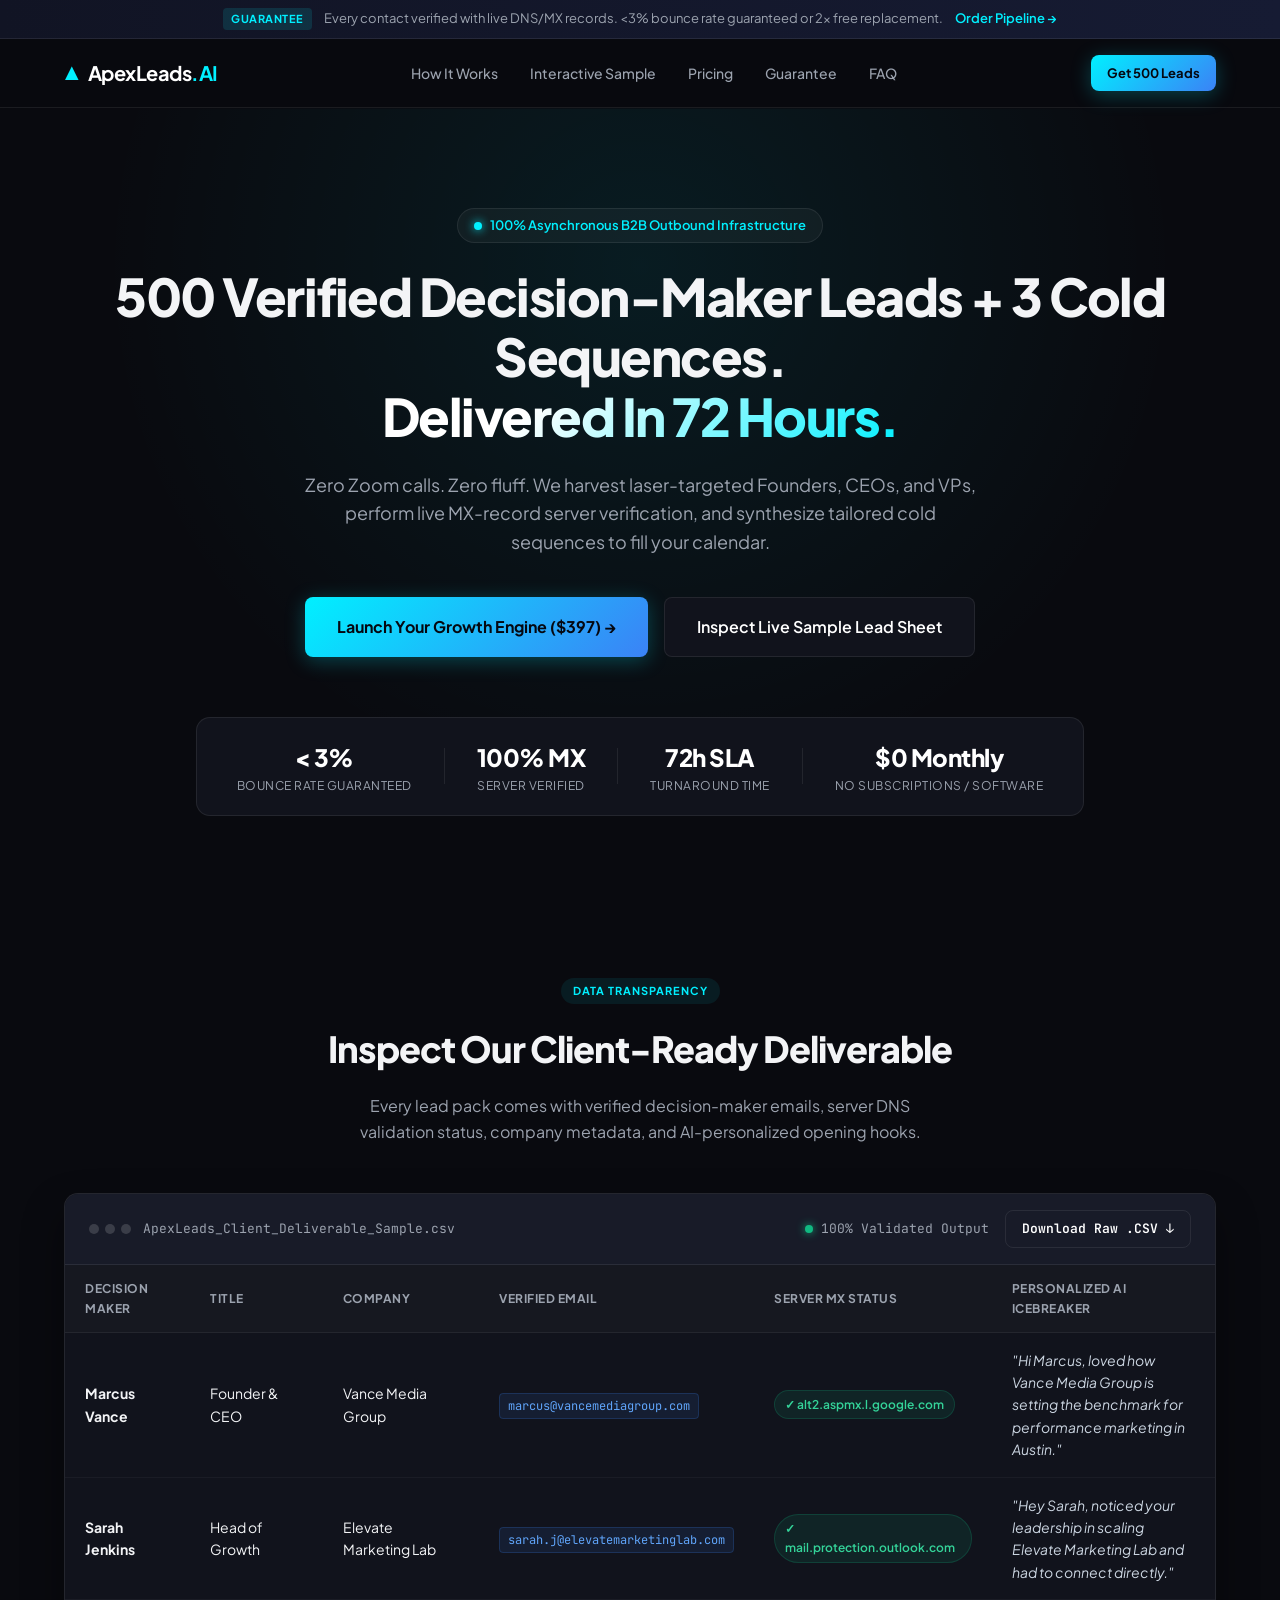
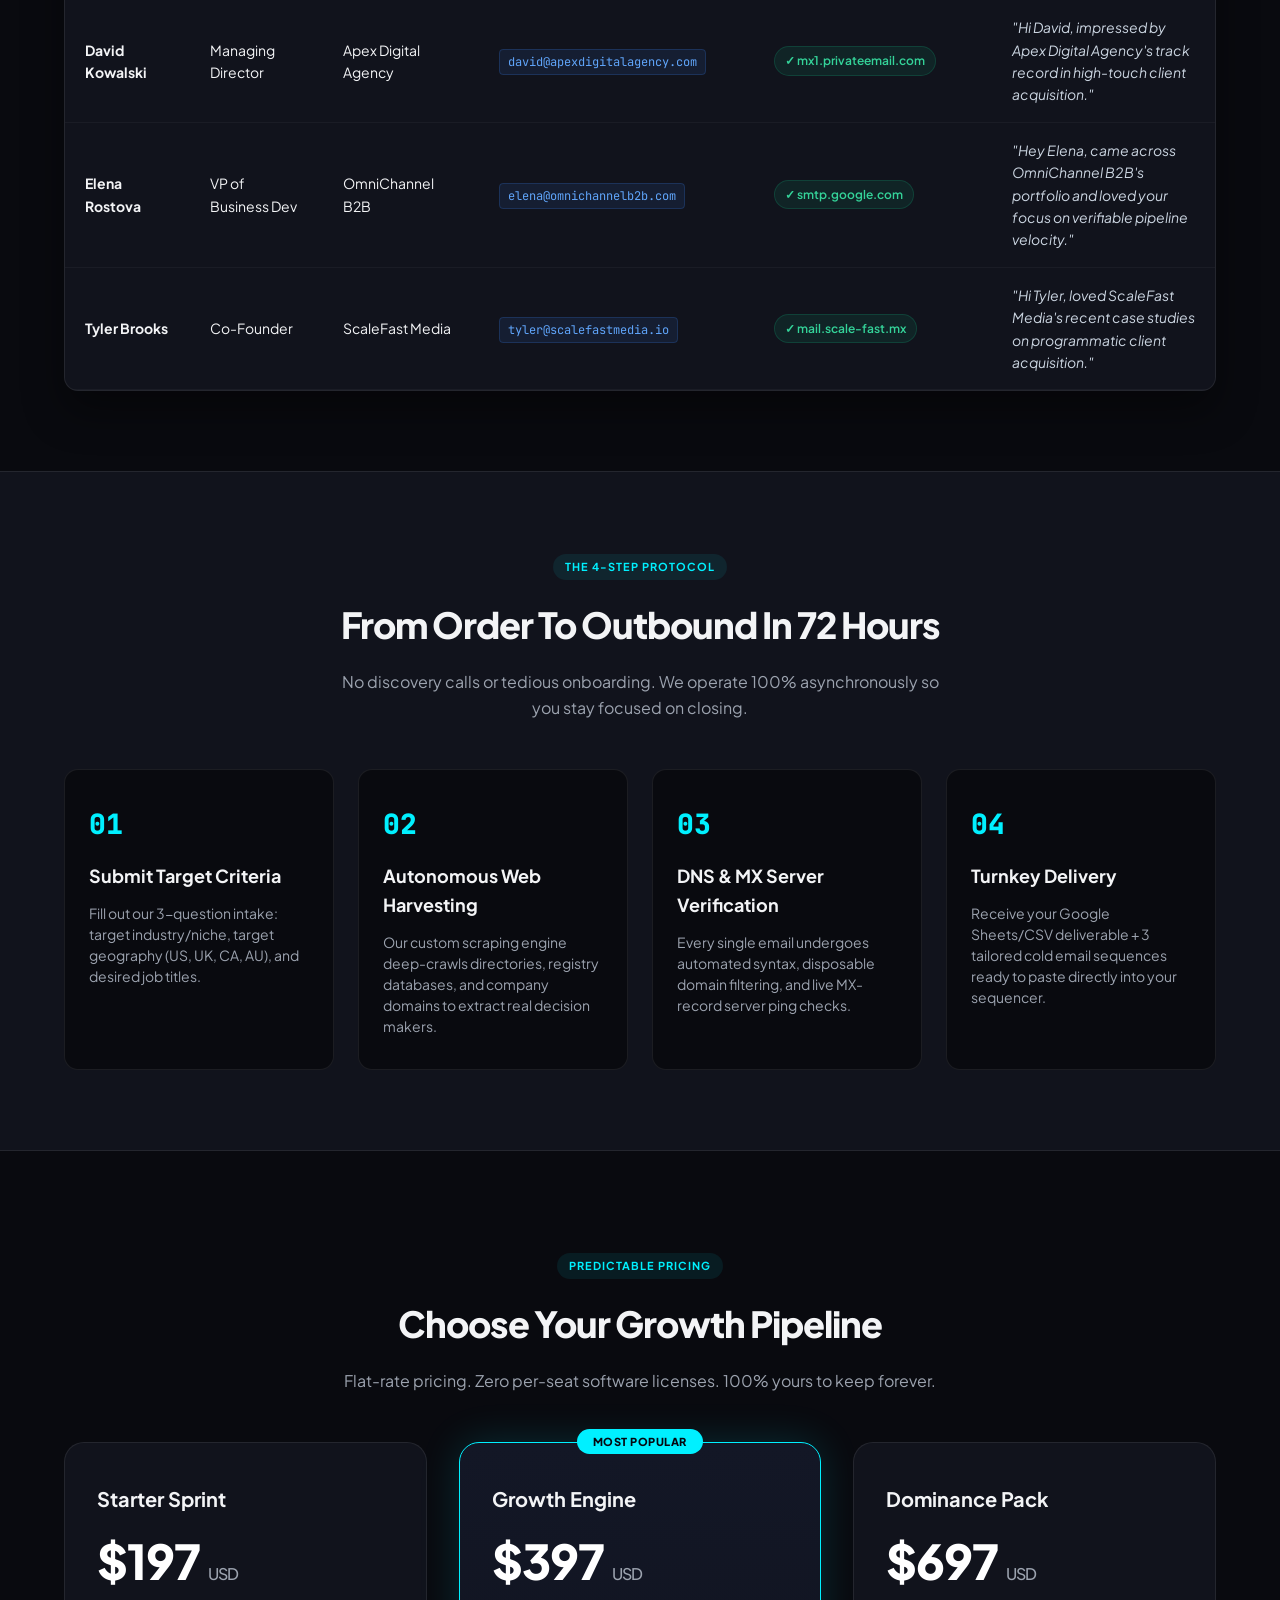
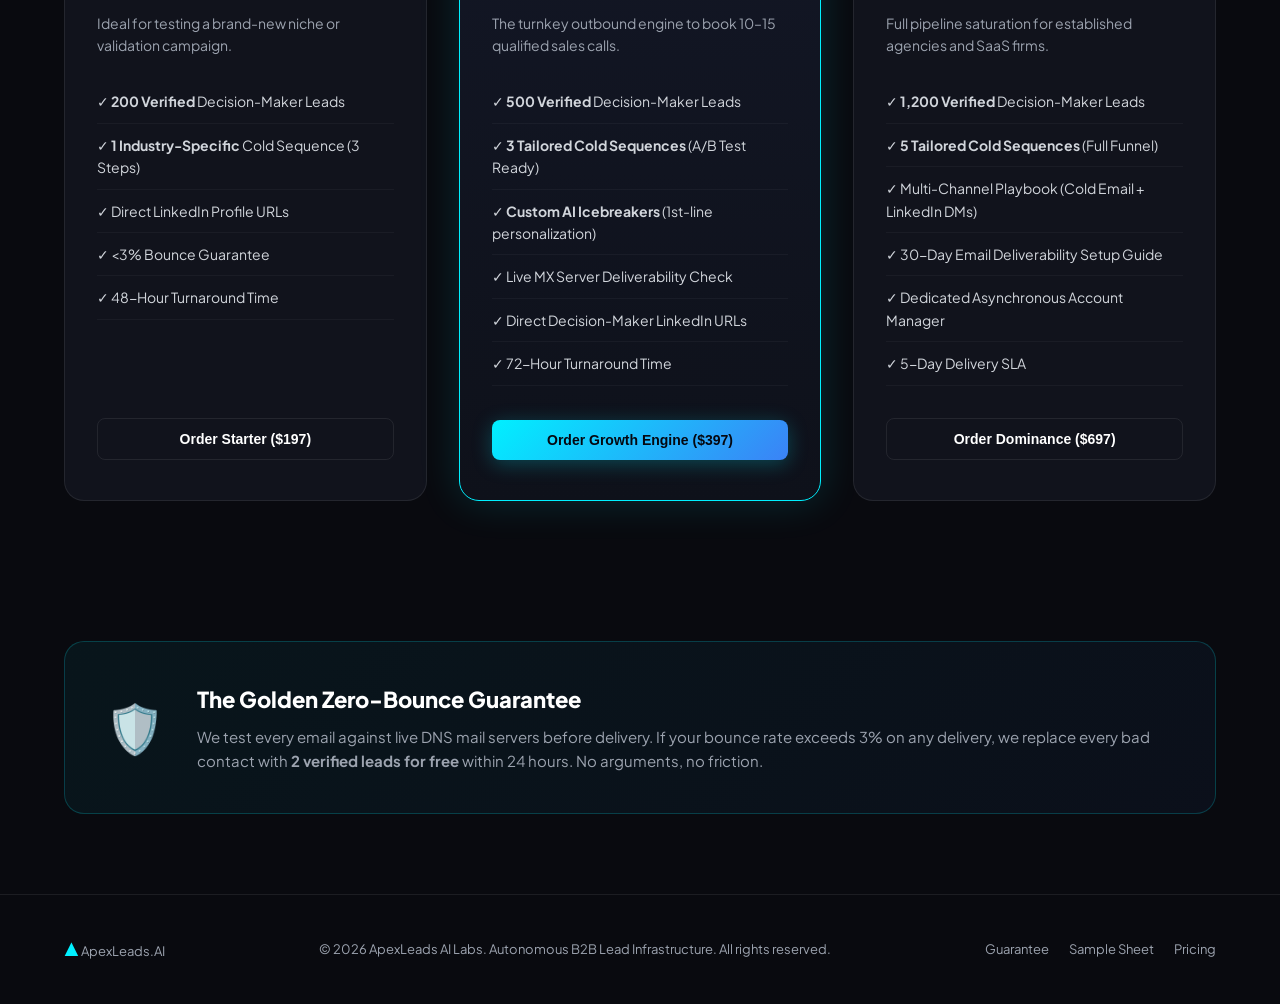
<file: index.html>
<!DOCTYPE html>
<html lang="en">
<head>
  <meta charset="UTF-8">
  <meta http-equiv="refresh" content="0; url=./storefront/">
  <title>ApexLeads AI — B2B Lead Infrastructure</title>
  <script>
    window.location.replace("./storefront/");
  </script>
</head>
<body style="background:#090a0f; color:#f3f4f6; font-family:sans-serif; text-align:center; padding:100px 20px;">
  <h2>▲ ApexLeads.AI</h2>
  <p>Redirecting to high-ticket B2B pipeline infrastructure...</p>
  <p><a href="./storefront/" style="color:#00f0ff;">Click here if not redirected automatically &rarr;</a></p>
</body>
</html>
</file>
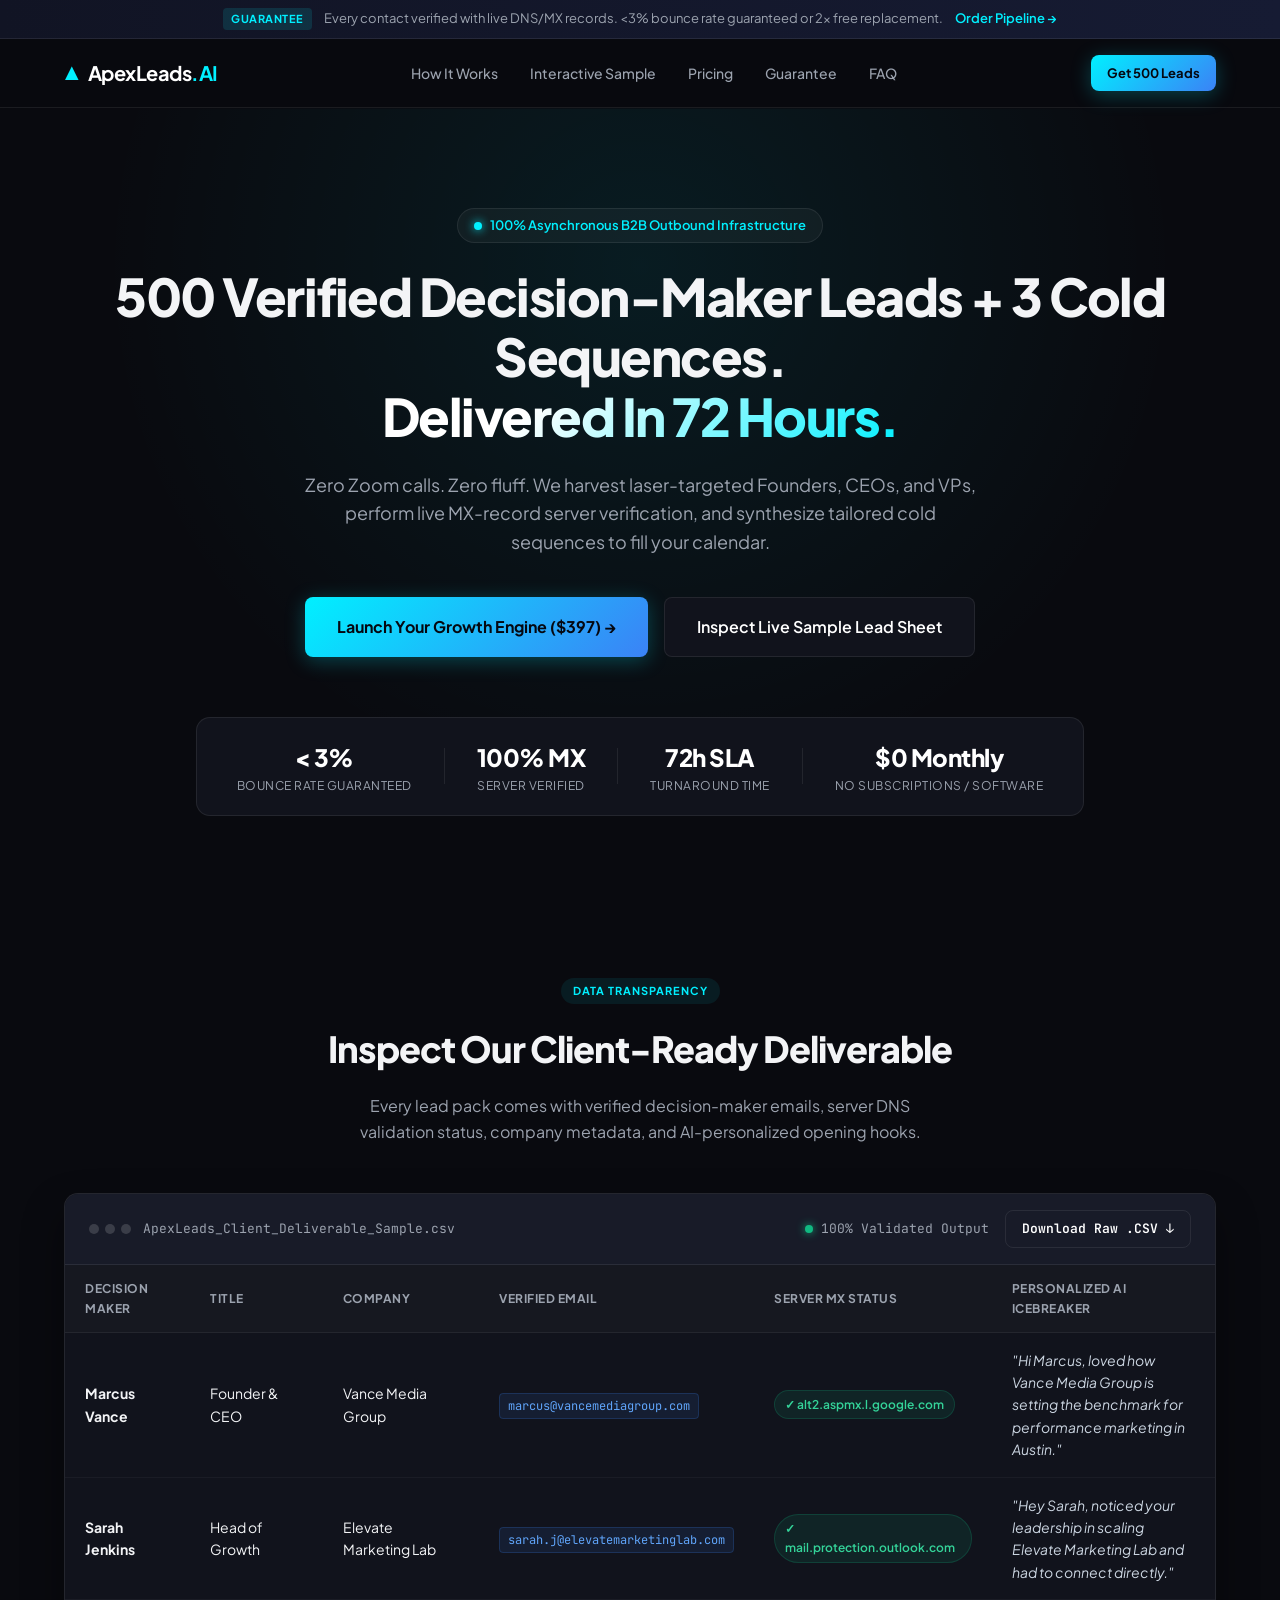
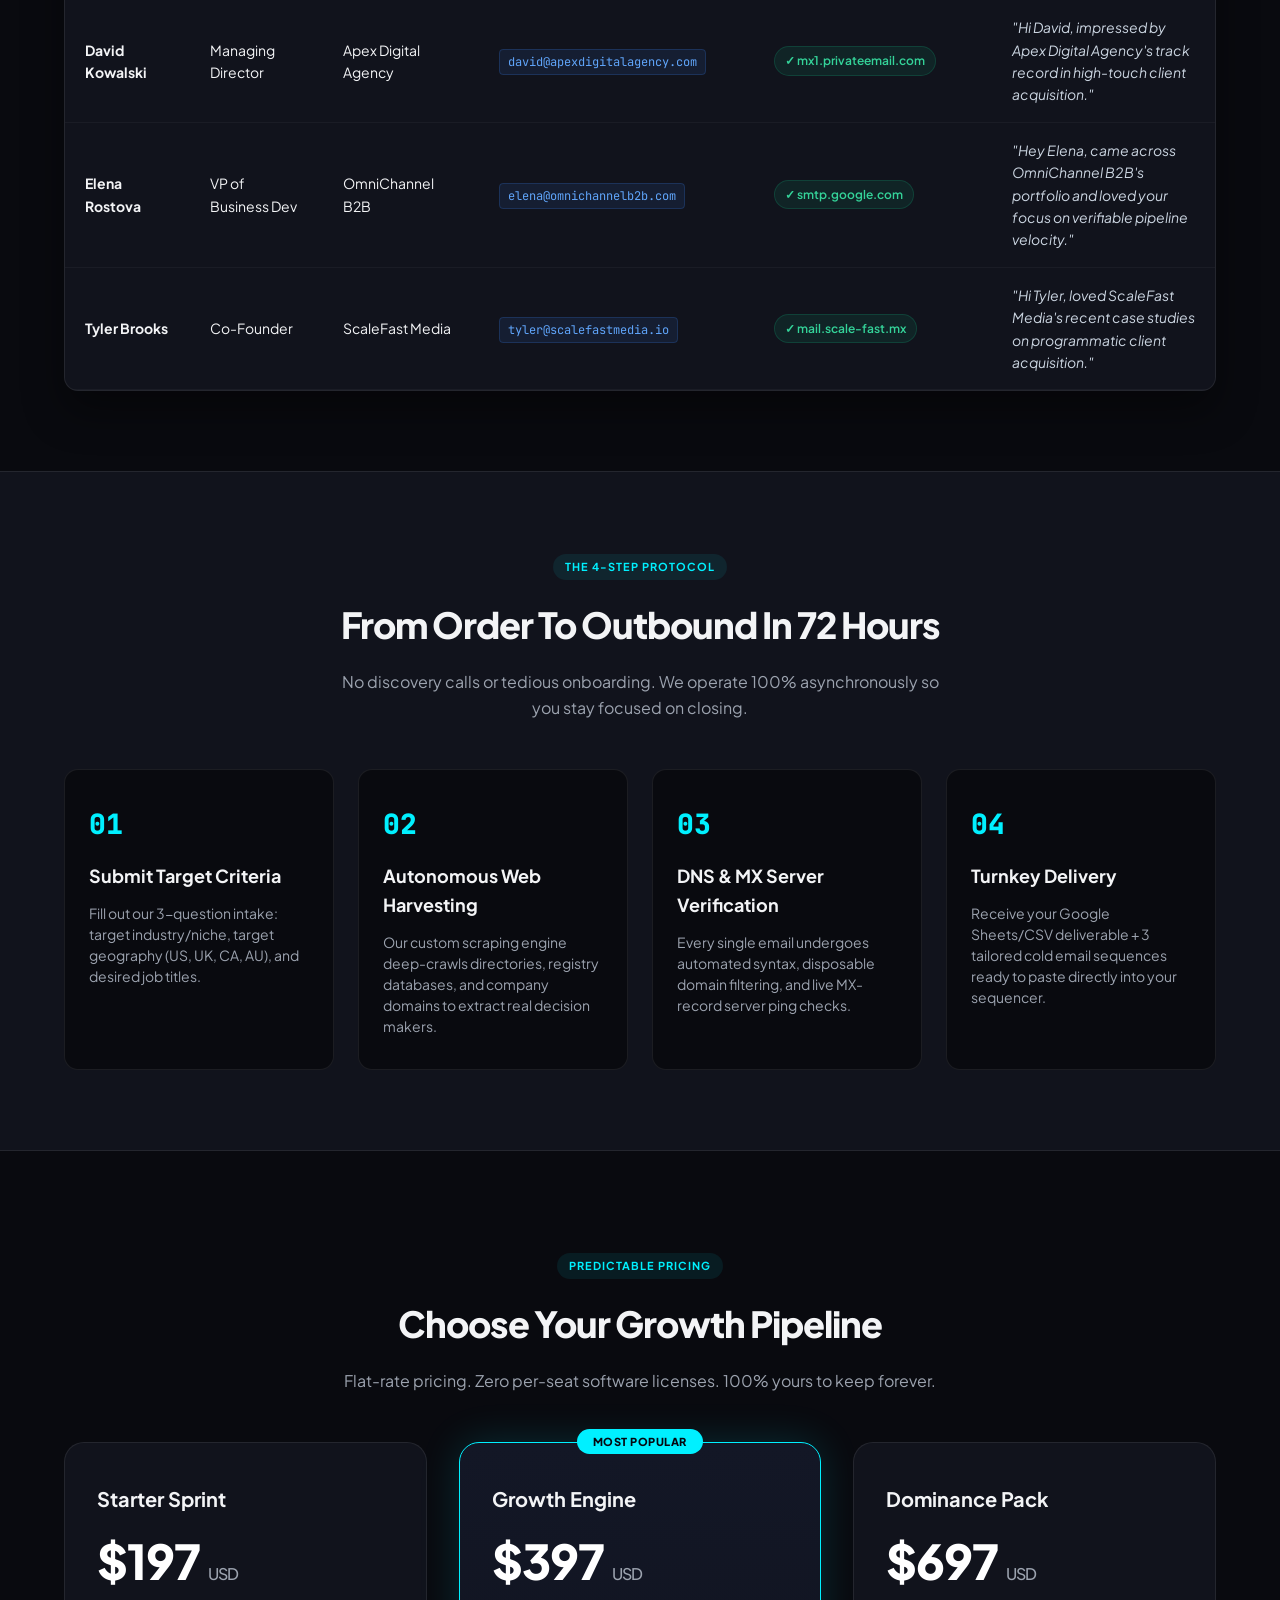
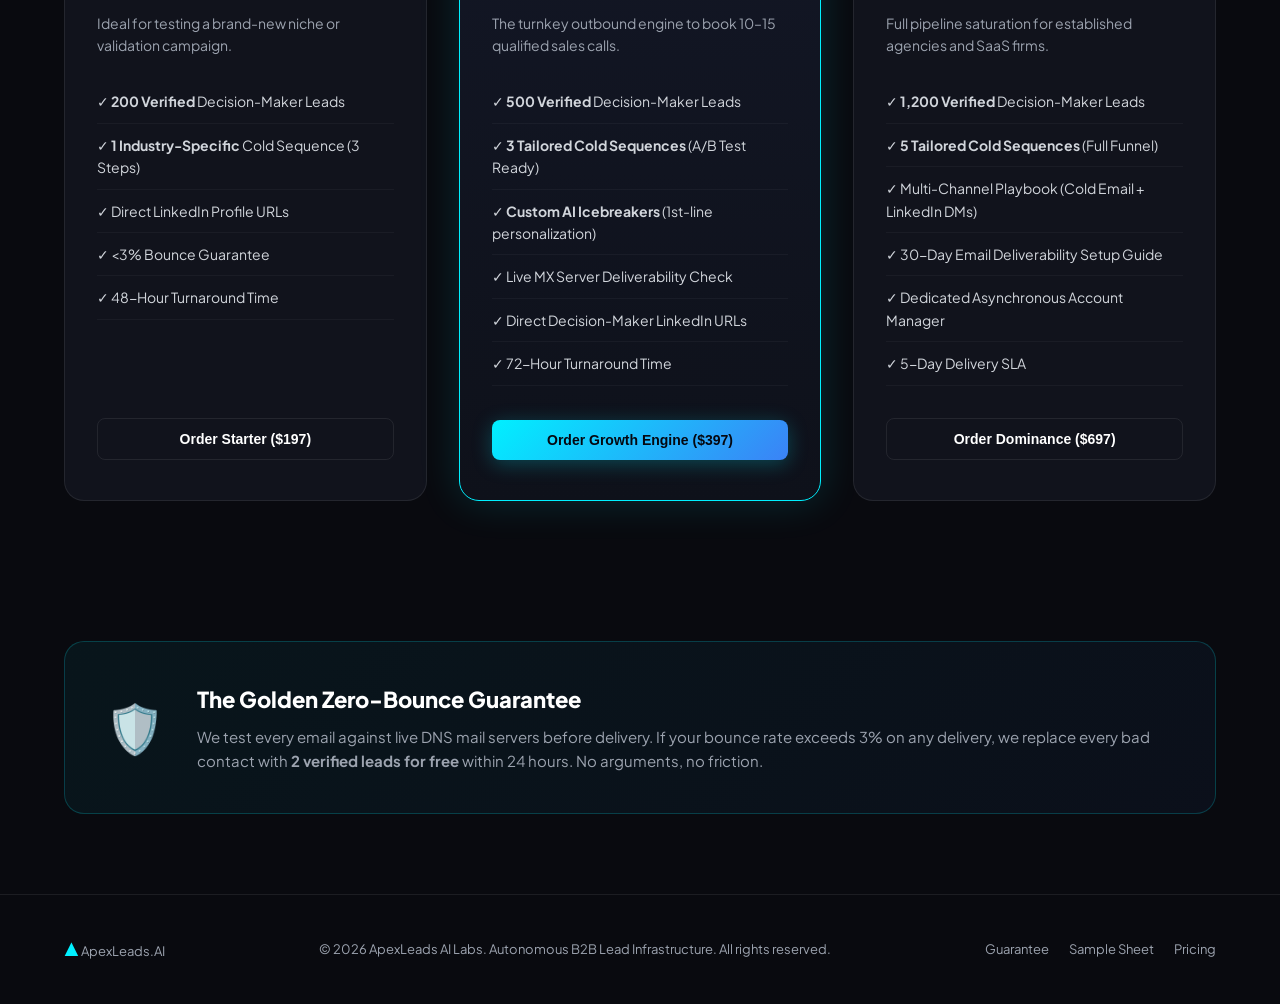
<file: storefront/index.html>
<!DOCTYPE html>
<html lang="en">
<head>
  <meta charset="UTF-8">
  <meta name="viewport" content="width=device-width, initial-scale=1.0">
  <title>ApexLeads AI — Autonomous B2B Lead Infrastructure & Pipeline Delivery</title>
  <link rel="preconnect" href="https://fonts.googleapis.com">
  <link rel="preconnect" href="https://fonts.gstatic.com" crossorigin>
  <link href="https://fonts.googleapis.com/css2?family=Plus+Jakarta+Sans:wght@400;500;600;700;800&family=JetBrains+Mono:wght@400;500;600&display=swap" rel="stylesheet">
  <link rel="stylesheet" href="styles.css">
</head>
<body>
  <!-- Top Global Announcement -->
  <div class="top-bar">
    <div class="container top-bar-content">
      <span class="badge">GUARANTEE</span>
      <span>Every contact verified with live DNS/MX records. &lt;3% bounce rate guaranteed or 2x free replacement.</span>
      <a href="#pricing" class="top-link">Order Pipeline &rarr;</a>
    </div>
  </div>

  <!-- Header Navigation -->
  <header class="site-header">
    <div class="container header-container">
      <div class="logo">
        <span class="logo-mark">▲</span>
        <span class="logo-text">ApexLeads<strong>.AI</strong></span>
      </div>
      <nav class="nav-links">
        <a href="#features">How It Works</a>
        <a href="#sample">Interactive Sample</a>
        <a href="#pricing">Pricing</a>
        <a href="#guarantee">Guarantee</a>
        <a href="#faq">FAQ</a>
      </nav>
      <div class="header-cta">
        <a href="#pricing" class="btn btn-sm btn-primary">Get 500 Leads</a>
      </div>
    </div>
  </header>

  <!-- Hero Section -->
  <section class="hero-section">
    <div class="container hero-container">
      <div class="hero-pill">
        <span class="pulse-dot"></span> 100% Asynchronous B2B Outbound Infrastructure
      </div>
      <h1 class="hero-title">
        500 Verified Decision-Maker Leads + 3 Cold Sequences.<br>
        <span class="gradient-text">Delivered In 72 Hours.</span>
      </h1>
      <p class="hero-subtitle">
        Zero Zoom calls. Zero fluff. We harvest laser-targeted Founders, CEOs, and VPs, perform live MX-record server verification, and synthesize tailored cold sequences to fill your calendar.
      </p>
      <div class="hero-actions">
        <a href="#pricing" class="btn btn-lg btn-primary pulse-btn">Launch Your Growth Engine ($397) &rarr;</a>
        <a href="#sample" class="btn btn-lg btn-secondary">Inspect Live Sample Lead Sheet</a>
      </div>

      <!-- Trust Badges Bar -->
      <div class="trust-metrics">
        <div class="metric-item">
          <span class="metric-val">&lt; 3%</span>
          <span class="metric-label">Bounce Rate Guaranteed</span>
        </div>
        <div class="metric-divider"></div>
        <div class="metric-item">
          <span class="metric-val">100% MX</span>
          <span class="metric-label">Server Verified</span>
        </div>
        <div class="metric-divider"></div>
        <div class="metric-item">
          <span class="metric-val">72h SLA</span>
          <span class="metric-label">Turnaround Time</span>
        </div>
        <div class="metric-divider"></div>
        <div class="metric-item">
          <span class="metric-val">$0 Monthly</span>
          <span class="metric-label">No Subscriptions / Software</span>
        </div>
      </div>
    </div>
  </section>

  <!-- Live Sample Lead Sheet Explorer -->
  <section id="sample" class="sample-section">
    <div class="container">
      <div class="section-head text-center">
        <div class="pill-tag">DATA TRANSPARENCY</div>
        <h2>Inspect Our Client-Ready Deliverable</h2>
        <p>Every lead pack comes with verified decision-maker emails, server DNS validation status, company metadata, and AI-personalized opening hooks.</p>
      </div>

      <div class="sample-table-card">
        <div class="table-card-header">
          <div class="table-title">
            <span class="terminal-dots"><span></span><span></span><span></span></span>
            <span>ApexLeads_Client_Deliverable_Sample.csv</span>
          </div>
          <div class="table-status" style="display:flex; align-items:center; gap:16px;">
            <span><span class="status-indicator"></span> 100% Validated Output</span>
            <a href="sample_client_deliverable.csv" download class="btn btn-sm btn-outline">Download Raw .CSV &darr;</a>
          </div>
        </div>

        <div class="table-responsive">
          <table class="sample-table">
            <thead>
              <tr>
                <th>Decision Maker</th>
                <th>Title</th>
                <th>Company</th>
                <th>Verified Email</th>
                <th>Server MX Status</th>
                <th>Personalized AI Icebreaker</th>
              </tr>
            </thead>
            <tbody>
              <tr>
                <td><strong>Marcus Vance</strong></td>
                <td>Founder & CEO</td>
                <td>Vance Media Group</td>
                <td><span class="mono-badge email-badge">marcus@vancemediagroup.com</span></td>
                <td><span class="status-tag status-success">✓ alt2.aspmx.l.google.com</span></td>
                <td class="hook-cell">"Hi Marcus, loved how Vance Media Group is setting the benchmark for performance marketing in Austin."</td>
              </tr>
              <tr>
                <td><strong>Sarah Jenkins</strong></td>
                <td>Head of Growth</td>
                <td>Elevate Marketing Lab</td>
                <td><span class="mono-badge email-badge">sarah.j@elevatemarketinglab.com</span></td>
                <td><span class="status-tag status-success">✓ mail.protection.outlook.com</span></td>
                <td class="hook-cell">"Hey Sarah, noticed your leadership in scaling Elevate Marketing Lab and had to connect directly."</td>
              </tr>
              <tr>
                <td><strong>David Kowalski</strong></td>
                <td>Managing Director</td>
                <td>Apex Digital Agency</td>
                <td><span class="mono-badge email-badge">david@apexdigitalagency.com</span></td>
                <td><span class="status-tag status-success">✓ mx1.privateemail.com</span></td>
                <td class="hook-cell">"Hi David, impressed by Apex Digital Agency's track record in high-touch client acquisition."</td>
              </tr>
              <tr>
                <td><strong>Elena Rostova</strong></td>
                <td>VP of Business Dev</td>
                <td>OmniChannel B2B</td>
                <td><span class="mono-badge email-badge">elena@omnichannelb2b.com</span></td>
                <td><span class="status-tag status-success">✓ smtp.google.com</span></td>
                <td class="hook-cell">"Hey Elena, came across OmniChannel B2B's portfolio and loved your focus on verifiable pipeline velocity."</td>
              </tr>
              <tr>
                <td><strong>Tyler Brooks</strong></td>
                <td>Co-Founder</td>
                <td>ScaleFast Media</td>
                <td><span class="mono-badge email-badge">tyler@scalefastmedia.io</span></td>
                <td><span class="status-tag status-success">✓ mail.scale-fast.mx</span></td>
                <td class="hook-cell">"Hi Tyler, loved ScaleFast Media's recent case studies on programmatic client acquisition."</td>
              </tr>
            </tbody>
          </table>
        </div>
      </div>
    </div>
  </section>

  <!-- How It Works Section -->
  <section id="features" class="how-it-works-section">
    <div class="container">
      <div class="section-head text-center">
        <div class="pill-tag">THE 4-STEP PROTOCOL</div>
        <h2>From Order To Outbound In 72 Hours</h2>
        <p>No discovery calls or tedious onboarding. We operate 100% asynchronously so you stay focused on closing.</p>
      </div>

      <div class="steps-grid">
        <div class="step-card">
          <div class="step-num">01</div>
          <h3>Submit Target Criteria</h3>
          <p>Fill out our 3-question intake: target industry/niche, target geography (US, UK, CA, AU), and desired job titles.</p>
        </div>
        <div class="step-card">
          <div class="step-num">02</div>
          <h3>Autonomous Web Harvesting</h3>
          <p>Our custom scraping engine deep-crawls directories, registry databases, and company domains to extract real decision makers.</p>
        </div>
        <div class="step-card">
          <div class="step-num">03</div>
          <h3>DNS & MX Server Verification</h3>
          <p>Every single email undergoes automated syntax, disposable domain filtering, and live MX-record server ping checks.</p>
        </div>
        <div class="step-card">
          <div class="step-num">04</div>
          <h3>Turnkey Delivery</h3>
          <p>Receive your Google Sheets/CSV deliverable + 3 tailored cold email sequences ready to paste directly into your sequencer.</p>
        </div>
      </div>
    </div>
  </section>

  <!-- Pricing Packages Section -->
  <section id="pricing" class="pricing-section">
    <div class="container">
      <div class="section-head text-center">
        <div class="pill-tag">PREDICTABLE PRICING</div>
        <h2>Choose Your Growth Pipeline</h2>
        <p>Flat-rate pricing. Zero per-seat software licenses. 100% yours to keep forever.</p>
      </div>

      <div class="pricing-grid">
        <!-- Starter Sprint -->
        <div class="pricing-card">
          <div class="card-tier">Starter Sprint</div>
          <div class="card-price">$197 <span>USD</span></div>
          <p class="card-desc">Ideal for testing a brand-new niche or validation campaign.</p>
          <ul class="card-features">
            <li>✓ <strong>200 Verified</strong> Decision-Maker Leads</li>
            <li>✓ <strong>1 Industry-Specific</strong> Cold Sequence (3 Steps)</li>
            <li>✓ Direct LinkedIn Profile URLs</li>
            <li>✓ &lt;3% Bounce Guarantee</li>
            <li>✓ 48-Hour Turnaround Time</li>
          </ul>
          <button class="btn btn-outline btn-block" onclick="openOrderModal('Starter Sprint', 197)">Order Starter ($197)</button>
        </div>

        <!-- Growth Engine (Featured) -->
        <div class="pricing-card featured-card">
          <div class="popular-ribbon">MOST POPULAR</div>
          <div class="card-tier">Growth Engine</div>
          <div class="card-price">$397 <span>USD</span></div>
          <p class="card-desc">The turnkey outbound engine to book 10–15 qualified sales calls.</p>
          <ul class="card-features">
            <li>✓ <strong>500 Verified</strong> Decision-Maker Leads</li>
            <li>✓ <strong>3 Tailored Cold Sequences</strong> (A/B Test Ready)</li>
            <li>✓ <strong>Custom AI Icebreakers</strong> (1st-line personalization)</li>
            <li>✓ Live MX Server Deliverability Check</li>
            <li>✓ Direct Decision-Maker LinkedIn URLs</li>
            <li>✓ 72-Hour Turnaround Time</li>
          </ul>
          <button class="btn btn-primary btn-block pulse-btn" onclick="openOrderModal('Growth Engine', 397)">Order Growth Engine ($397)</button>
        </div>

        <!-- Dominance Pack -->
        <div class="pricing-card">
          <div class="card-tier">Dominance Pack</div>
          <div class="card-price">$697 <span>USD</span></div>
          <p class="card-desc">Full pipeline saturation for established agencies and SaaS firms.</p>
          <ul class="card-features">
            <li>✓ <strong>1,200 Verified</strong> Decision-Maker Leads</li>
            <li>✓ <strong>5 Tailored Cold Sequences</strong> (Full Funnel)</li>
            <li>✓ Multi-Channel Playbook (Cold Email + LinkedIn DMs)</li>
            <li>✓ 30-Day Email Deliverability Setup Guide</li>
            <li>✓ Dedicated Asynchronous Account Manager</li>
            <li>✓ 5-Day Delivery SLA</li>
          </ul>
          <button class="btn btn-outline btn-block" onclick="openOrderModal('Dominance Pack', 697)">Order Dominance ($697)</button>
        </div>
      </div>
    </div>
  </section>

  <!-- Risk Reversal Guarantee Section -->
  <section id="guarantee" class="guarantee-section">
    <div class="container">
      <div class="guarantee-box">
        <div class="shield-icon">🛡️</div>
        <div class="guarantee-content">
          <h3>The Golden Zero-Bounce Guarantee</h3>
          <p>We test every email against live DNS mail servers before delivery. If your bounce rate exceeds 3% on any delivery, we replace every bad contact with <strong>2 verified leads for free</strong> within 24 hours. No arguments, no friction.</p>
        </div>
      </div>
    </div>
  </section>

  <!-- Order Intake Modal -->
  <div id="orderModal" class="modal-overlay">
    <div class="modal-card">
      <button class="modal-close" onclick="closeOrderModal()">&times;</button>
      <div class="modal-head">
        <span class="pill-tag">ORDER INTAKE</span>
        <h3 id="modalPlanTitle">Configure Growth Engine ($397)</h3>
        <p>Complete this quick 60-second intake so our autonomous pipeline can begin harvesting immediately.</p>
      </div>

      <form id="orderForm" onsubmit="handleOrderSubmit(event)">
        <div class="form-group">
          <label for="clientEmail">Your Delivery Email Address *</label>
          <input type="email" id="clientEmail" placeholder="you@company.com" required>
        </div>
        <div class="form-group">
          <label for="targetNiche">Target Industry / Niche *</label>
          <input type="text" id="targetNiche" placeholder="e.g. Digital Marketing Agencies, B2B SaaS, Roofers" required>
        </div>
        <div class="form-row">
          <div class="form-group col-half">
            <label for="targetLocation">Target Geography *</label>
            <input type="text" id="targetLocation" placeholder="e.g. United States, Austin TX, UK" required>
          </div>
          <div class="form-group col-half">
            <label for="targetTitles">Target Job Titles *</label>
            <input type="text" id="targetTitles" placeholder="e.g. Founder, CEO, VP Sales" required>
          </div>
        </div>
        <div class="form-group">
          <label for="paymentMethod">Preferred Payment Method</label>
          <select id="paymentMethod">
            <option value="wise">Wise ACH / Wire Transfer (Instant US Routing & Account)</option>
            <option value="payoneer">Payoneer / Global Card Transfer</option>
            <option value="lemonsqueezy">Credit Card / Apple Pay (via Lemon Squeezy)</option>
          </select>
        </div>

        <button type="submit" class="btn btn-primary btn-block">Confirm Order &amp; Generate Invoice &rarr;</button>
      </form>
    </div>
  </div>

  <!-- Order Confirmation Success Toast -->
  <div id="successNotice" class="success-notice">
    <strong>Order Recorded!</strong> We have initialized your harvesting pipeline. Check your inbox for your intake confirmation and invoice.
  </div>

  <!-- Footer -->
  <footer class="site-footer">
    <div class="container footer-content">
      <div class="footer-logo">
        <span class="logo-mark">▲</span> ApexLeads.AI
      </div>
      <p class="footer-copy">&copy; 2026 ApexLeads AI Labs. Autonomous B2B Lead Infrastructure. All rights reserved.</p>
      <div class="footer-links">
        <a href="#guarantee">Guarantee</a>
        <a href="#sample">Sample Sheet</a>
        <a href="#pricing">Pricing</a>
      </div>
    </div>
  </footer>

  <script src="app.js"></script>
</body>
</html>
</file>
<file: storefront/styles.css>
:root {
  --bg-primary: #090a0f;
  --bg-secondary: #11131c;
  --bg-tertiary: #181b28;
  --accent-cyan: #00f0ff;
  --accent-blue: #3b82f6;
  --accent-purple: #8b5cf6;
  --text-main: #f3f4f6;
  --text-muted: #9ca3af;
  --border-color: rgba(255, 255, 255, 0.08);
  --border-glow: rgba(0, 240, 255, 0.25);
  --font-sans: 'Plus Jakarta Sans', -apple-system, sans-serif;
  --font-mono: 'JetBrains Mono', monospace;
  --radius-sm: 8px;
  --radius-md: 14px;
  --radius-lg: 20px;
}

* {
  box-sizing: border-box;
  margin: 0;
  padding: 0;
}

body {
  font-family: var(--font-sans);
  background-color: var(--bg-primary);
  color: var(--text-main);
  line-height: 1.6;
  overflow-x: hidden;
}

.container {
  width: 100%;
  max-width: 1200px;
  margin: 0 auto;
  padding: 0 24px;
}

/* Top Bar */
.top-bar {
  background: linear-gradient(90deg, #111424 0%, #161b33 100%);
  border-bottom: 1px solid var(--border-color);
  padding: 8px 0;
  font-size: 13px;
  color: var(--text-muted);
}
.top-bar-content {
  display: flex;
  align-items: center;
  justify-content: center;
  gap: 12px;
  flex-wrap: wrap;
  text-align: center;
}
.badge {
  background: rgba(0, 240, 255, 0.12);
  color: var(--accent-cyan);
  padding: 2px 8px;
  border-radius: 4px;
  font-size: 11px;
  font-weight: 700;
  letter-spacing: 0.5px;
}
.top-link {
  color: var(--accent-cyan);
  text-decoration: none;
  font-weight: 600;
}

/* Site Header */
.site-header {
  position: sticky;
  top: 0;
  z-index: 100;
  background: rgba(9, 10, 15, 0.85);
  backdrop-filter: blur(16px);
  border-bottom: 1px solid var(--border-color);
  padding: 16px 0;
}
.header-container {
  display: flex;
  align-items: center;
  justify-content: space-between;
}
.logo {
  display: flex;
  align-items: center;
  gap: 8px;
  font-size: 20px;
  font-weight: 700;
  color: #fff;
  letter-spacing: -0.5px;
}
.logo-mark {
  color: var(--accent-cyan);
  font-size: 18px;
}
.logo-text strong {
  color: var(--accent-cyan);
}
.nav-links {
  display: flex;
  gap: 32px;
}
.nav-links a {
  color: var(--text-muted);
  text-decoration: none;
  font-size: 14px;
  font-weight: 500;
  transition: color 0.2s;
}
.nav-links a:hover {
  color: #fff;
}

/* Buttons */
.btn {
  display: inline-flex;
  align-items: center;
  justify-content: center;
  padding: 12px 24px;
  border-radius: var(--radius-sm);
  font-weight: 600;
  font-size: 14px;
  cursor: pointer;
  text-decoration: none;
  transition: all 0.25s ease;
  border: none;
}
.btn-sm {
  padding: 8px 16px;
  font-size: 13px;
}
.btn-lg {
  padding: 16px 32px;
  font-size: 16px;
}
.btn-primary {
  background: linear-gradient(135deg, var(--accent-cyan) 0%, var(--accent-blue) 100%);
  color: #050811;
  font-weight: 700;
  box-shadow: 0 4px 20px rgba(0, 240, 255, 0.25);
}
.btn-primary:hover {
  transform: translateY(-2px);
  box-shadow: 0 8px 30px rgba(0, 240, 255, 0.4);
}
.btn-secondary {
  background: var(--bg-secondary);
  color: #fff;
  border: 1px solid var(--border-color);
}
.btn-secondary:hover {
  background: var(--bg-tertiary);
  border-color: rgba(255, 255, 255, 0.2);
}
.btn-outline {
  background: transparent;
  color: #fff;
  border: 1px solid var(--border-color);
}
.btn-outline:hover {
  border-color: var(--accent-cyan);
  color: var(--accent-cyan);
}
.btn-block {
  width: 100%;
}

/* Hero Section */
.hero-section {
  padding: 100px 0 80px;
  text-align: center;
  background: radial-gradient(circle at 50% 20%, rgba(0, 240, 255, 0.08) 0%, transparent 60%);
}
.hero-pill {
  display: inline-flex;
  align-items: center;
  gap: 8px;
  background: rgba(255, 255, 255, 0.04);
  border: 1px solid var(--border-color);
  padding: 6px 16px;
  border-radius: 999px;
  font-size: 13px;
  font-weight: 600;
  color: var(--accent-cyan);
  margin-bottom: 24px;
}
.pulse-dot {
  width: 8px;
  height: 8px;
  background-color: var(--accent-cyan);
  border-radius: 50%;
  box-shadow: 0 0 10px var(--accent-cyan);
}
.hero-title {
  font-size: 52px;
  font-weight: 800;
  line-height: 1.15;
  letter-spacing: -1.5px;
  margin-bottom: 24px;
}
.gradient-text {
  background: linear-gradient(135deg, #fff 30%, var(--accent-cyan) 100%);
  -webkit-background-clip: text;
  -webkit-text-fill-color: transparent;
}
.hero-subtitle {
  max-width: 680px;
  margin: 0 auto 40px;
  font-size: 18px;
  color: var(--text-muted);
}
.hero-actions {
  display: flex;
  gap: 16px;
  justify-content: center;
  margin-bottom: 60px;
  flex-wrap: wrap;
}

/* Trust Metrics Bar */
.trust-metrics {
  display: inline-flex;
  align-items: center;
  gap: 32px;
  background: var(--bg-secondary);
  border: 1px solid var(--border-color);
  padding: 20px 40px;
  border-radius: var(--radius-md);
  flex-wrap: wrap;
  justify-content: center;
}
.metric-item {
  display: flex;
  flex-direction: column;
}
.metric-val {
  font-size: 24px;
  font-weight: 800;
  color: #fff;
  letter-spacing: -0.5px;
}
.metric-label {
  font-size: 12px;
  color: var(--text-muted);
  text-transform: uppercase;
  letter-spacing: 0.5px;
}
.metric-divider {
  width: 1px;
  height: 36px;
  background: var(--border-color);
}

/* Section Head */
.section-head {
  margin-bottom: 48px;
}
.text-center {
  text-align: center;
}
.pill-tag {
  display: inline-block;
  font-size: 11px;
  font-weight: 700;
  letter-spacing: 1px;
  color: var(--accent-cyan);
  background: rgba(0, 240, 255, 0.08);
  padding: 4px 12px;
  border-radius: 999px;
  margin-bottom: 16px;
}
.section-head h2 {
  font-size: 36px;
  font-weight: 800;
  letter-spacing: -1px;
  margin-bottom: 16px;
}
.section-head p {
  color: var(--text-muted);
  font-size: 16px;
  max-width: 600px;
  margin: 0 auto;
}

/* Interactive Sample Lead Table Card */
.sample-section {
  padding: 80px 0;
}
.sample-table-card {
  background: var(--bg-secondary);
  border: 1px solid var(--border-color);
  border-radius: var(--radius-md);
  overflow: hidden;
  box-shadow: 0 20px 40px rgba(0, 0, 0, 0.4);
}
.table-card-header {
  display: flex;
  justify-content: space-between;
  align-items: center;
  padding: 16px 24px;
  background: var(--bg-tertiary);
  border-bottom: 1px solid var(--border-color);
  font-family: var(--font-mono);
  font-size: 13px;
  color: var(--text-muted);
}
.table-title {
  display: flex;
  align-items: center;
  gap: 12px;
}
.terminal-dots {
  display: flex;
  gap: 6px;
}
.terminal-dots span {
  width: 10px;
  height: 10px;
  border-radius: 50%;
  background: rgba(255, 255, 255, 0.15);
}
.status-indicator {
  display: inline-block;
  width: 8px;
  height: 8px;
  background: #10b981;
  border-radius: 50%;
  box-shadow: 0 0 8px #10b981;
}
.table-responsive {
  overflow-x: auto;
}
.sample-table {
  width: 100%;
  border-collapse: collapse;
  text-align: left;
  font-size: 14px;
}
.sample-table th {
  background: rgba(255, 255, 255, 0.02);
  color: var(--text-muted);
  font-size: 12px;
  text-transform: uppercase;
  letter-spacing: 0.5px;
  padding: 14px 20px;
  border-bottom: 1px solid var(--border-color);
}
.sample-table td {
  padding: 16px 20px;
  border-bottom: 1px solid rgba(255, 255, 255, 0.04);
  vertical-align: middle;
}
.mono-badge {
  font-family: var(--font-mono);
  font-size: 12px;
  padding: 4px 8px;
  border-radius: 4px;
}
.email-badge {
  background: rgba(59, 130, 246, 0.1);
  color: #60a5fa;
  border: 1px solid rgba(59, 130, 246, 0.2);
}
.status-tag {
  font-size: 12px;
  font-weight: 600;
  padding: 4px 10px;
  border-radius: 999px;
  display: inline-block;
}
.status-success {
  background: rgba(16, 185, 129, 0.1);
  color: #34d399;
  border: 1px solid rgba(16, 185, 129, 0.2);
}
.hook-cell {
  font-style: italic;
  color: #cbd5e1;
  max-width: 320px;
}

/* Steps Grid */
.how-it-works-section {
  padding: 80px 0;
  background: var(--bg-secondary);
  border-top: 1px solid var(--border-color);
  border-bottom: 1px solid var(--border-color);
}
.steps-grid {
  display: grid;
  grid-template-columns: repeat(auto-fit, minmax(250px, 1fr));
  gap: 24px;
}
.step-card {
  background: var(--bg-primary);
  border: 1px solid var(--border-color);
  border-radius: var(--radius-md);
  padding: 32px 24px;
  position: relative;
  transition: transform 0.2s;
}
.step-card:hover {
  transform: translateY(-4px);
  border-color: var(--border-glow);
}
.step-num {
  font-family: var(--font-mono);
  font-size: 28px;
  font-weight: 800;
  color: var(--accent-cyan);
  margin-bottom: 16px;
}
.step-card h3 {
  font-size: 18px;
  font-weight: 700;
  margin-bottom: 12px;
}
.step-card p {
  color: var(--text-muted);
  font-size: 14px;
  line-height: 1.5;
}

/* Pricing Grid */
.pricing-section {
  padding: 100px 0;
}
.pricing-grid {
  display: grid;
  grid-template-columns: repeat(auto-fit, minmax(320px, 1fr));
  gap: 32px;
  align-items: stretch;
}
.pricing-card {
  background: var(--bg-secondary);
  border: 1px solid var(--border-color);
  border-radius: var(--radius-lg);
  padding: 40px 32px;
  display: flex;
  flex-direction: column;
  position: relative;
}
.featured-card {
  border: 1px solid var(--accent-cyan);
  box-shadow: 0 0 40px rgba(0, 240, 255, 0.15);
  background: linear-gradient(180deg, #131726 0%, #0e111a 100%);
}
.popular-ribbon {
  position: absolute;
  top: -14px;
  left: 50%;
  transform: translateX(-50%);
  background: var(--accent-cyan);
  color: #050811;
  font-size: 11px;
  font-weight: 800;
  padding: 4px 16px;
  border-radius: 999px;
  letter-spacing: 0.5px;
}
.card-tier {
  font-size: 20px;
  font-weight: 700;
  margin-bottom: 8px;
}
.card-price {
  font-size: 48px;
  font-weight: 800;
  letter-spacing: -1px;
  color: #fff;
  margin-bottom: 12px;
}
.card-price span {
  font-size: 16px;
  font-weight: 500;
  color: var(--text-muted);
}
.card-desc {
  font-size: 14px;
  color: var(--text-muted);
  margin-bottom: 24px;
}
.card-features {
  list-style: none;
  margin-bottom: 32px;
  flex-grow: 1;
}
.card-features li {
  font-size: 14px;
  color: #d1d5db;
  padding: 10px 0;
  border-bottom: 1px solid rgba(255, 255, 255, 0.04);
}

/* Guarantee Section */
.guarantee-section {
  padding: 40px 0 80px;
}
.guarantee-box {
  background: linear-gradient(135deg, rgba(0, 240, 255, 0.05) 0%, rgba(59, 130, 246, 0.05) 100%);
  border: 1px solid rgba(0, 240, 255, 0.2);
  border-radius: var(--radius-lg);
  padding: 40px;
  display: flex;
  align-items: center;
  gap: 32px;
}
.shield-icon {
  font-size: 48px;
}
.guarantee-content h3 {
  font-size: 22px;
  font-weight: 800;
  margin-bottom: 8px;
  color: #fff;
}
.guarantee-content p {
  color: var(--text-muted);
  font-size: 15px;
  line-height: 1.6;
}

/* Order Modal */
.modal-overlay {
  display: none;
  position: fixed;
  top: 0;
  left: 0;
  width: 100%;
  height: 100%;
  background: rgba(0, 0, 0, 0.75);
  backdrop-filter: blur(8px);
  z-index: 999;
  align-items: center;
  justify-content: center;
  padding: 20px;
}
.modal-card {
  background: var(--bg-secondary);
  border: 1px solid var(--border-color);
  border-radius: var(--radius-lg);
  max-width: 520px;
  width: 100%;
  padding: 36px;
  position: relative;
  box-shadow: 0 25px 50px rgba(0, 0, 0, 0.6);
}
.modal-close {
  position: absolute;
  top: 20px;
  right: 20px;
  background: transparent;
  border: none;
  font-size: 28px;
  color: var(--text-muted);
  cursor: pointer;
}
.modal-head {
  margin-bottom: 24px;
}
.modal-head h3 {
  font-size: 22px;
  font-weight: 700;
  margin-bottom: 8px;
}
.modal-head p {
  font-size: 13px;
  color: var(--text-muted);
}
.form-group {
  margin-bottom: 16px;
}
.form-group label {
  display: block;
  font-size: 12px;
  font-weight: 600;
  text-transform: uppercase;
  color: var(--text-muted);
  margin-bottom: 6px;
}
.form-group input,
.form-group select {
  width: 100%;
  background: var(--bg-primary);
  border: 1px solid var(--border-color);
  border-radius: var(--radius-sm);
  padding: 12px 14px;
  color: #fff;
  font-size: 14px;
  outline: none;
  transition: border-color 0.2s;
}
.form-group input:focus,
.form-group select:focus {
  border-color: var(--accent-cyan);
}
.form-row {
  display: flex;
  gap: 16px;
}
.col-half {
  flex: 1;
}

/* Success Notice */
.success-notice {
  display: none;
  position: fixed;
  bottom: 30px;
  right: 30px;
  background: #10b981;
  color: #fff;
  padding: 16px 24px;
  border-radius: var(--radius-md);
  box-shadow: 0 10px 25px rgba(16, 185, 129, 0.4);
  font-size: 14px;
  z-index: 1000;
}

/* Footer */
.site-footer {
  border-top: 1px solid var(--border-color);
  padding: 40px 0;
  font-size: 13px;
  color: var(--text-muted);
}
.footer-content {
  display: flex;
  align-items: center;
  justify-content: space-between;
  flex-wrap: wrap;
  gap: 20px;
}
.footer-links {
  display: flex;
  gap: 20px;
}
.footer-links a {
  color: var(--text-muted);
  text-decoration: none;
}
.footer-links a:hover {
  color: #fff;
}

/* Mobile responsive */
@media (max-width: 768px) {
  .hero-title {
    font-size: 34px;
  }
  .nav-links {
    display: none;
  }
  .trust-metrics {
    gap: 16px;
    padding: 16px 20px;
  }
  .metric-divider {
    display: none;
  }
  .form-row {
    flex-direction: column;
  }
  .guarantee-box {
    flex-direction: column;
    text-align: center;
  }
}
</file>
